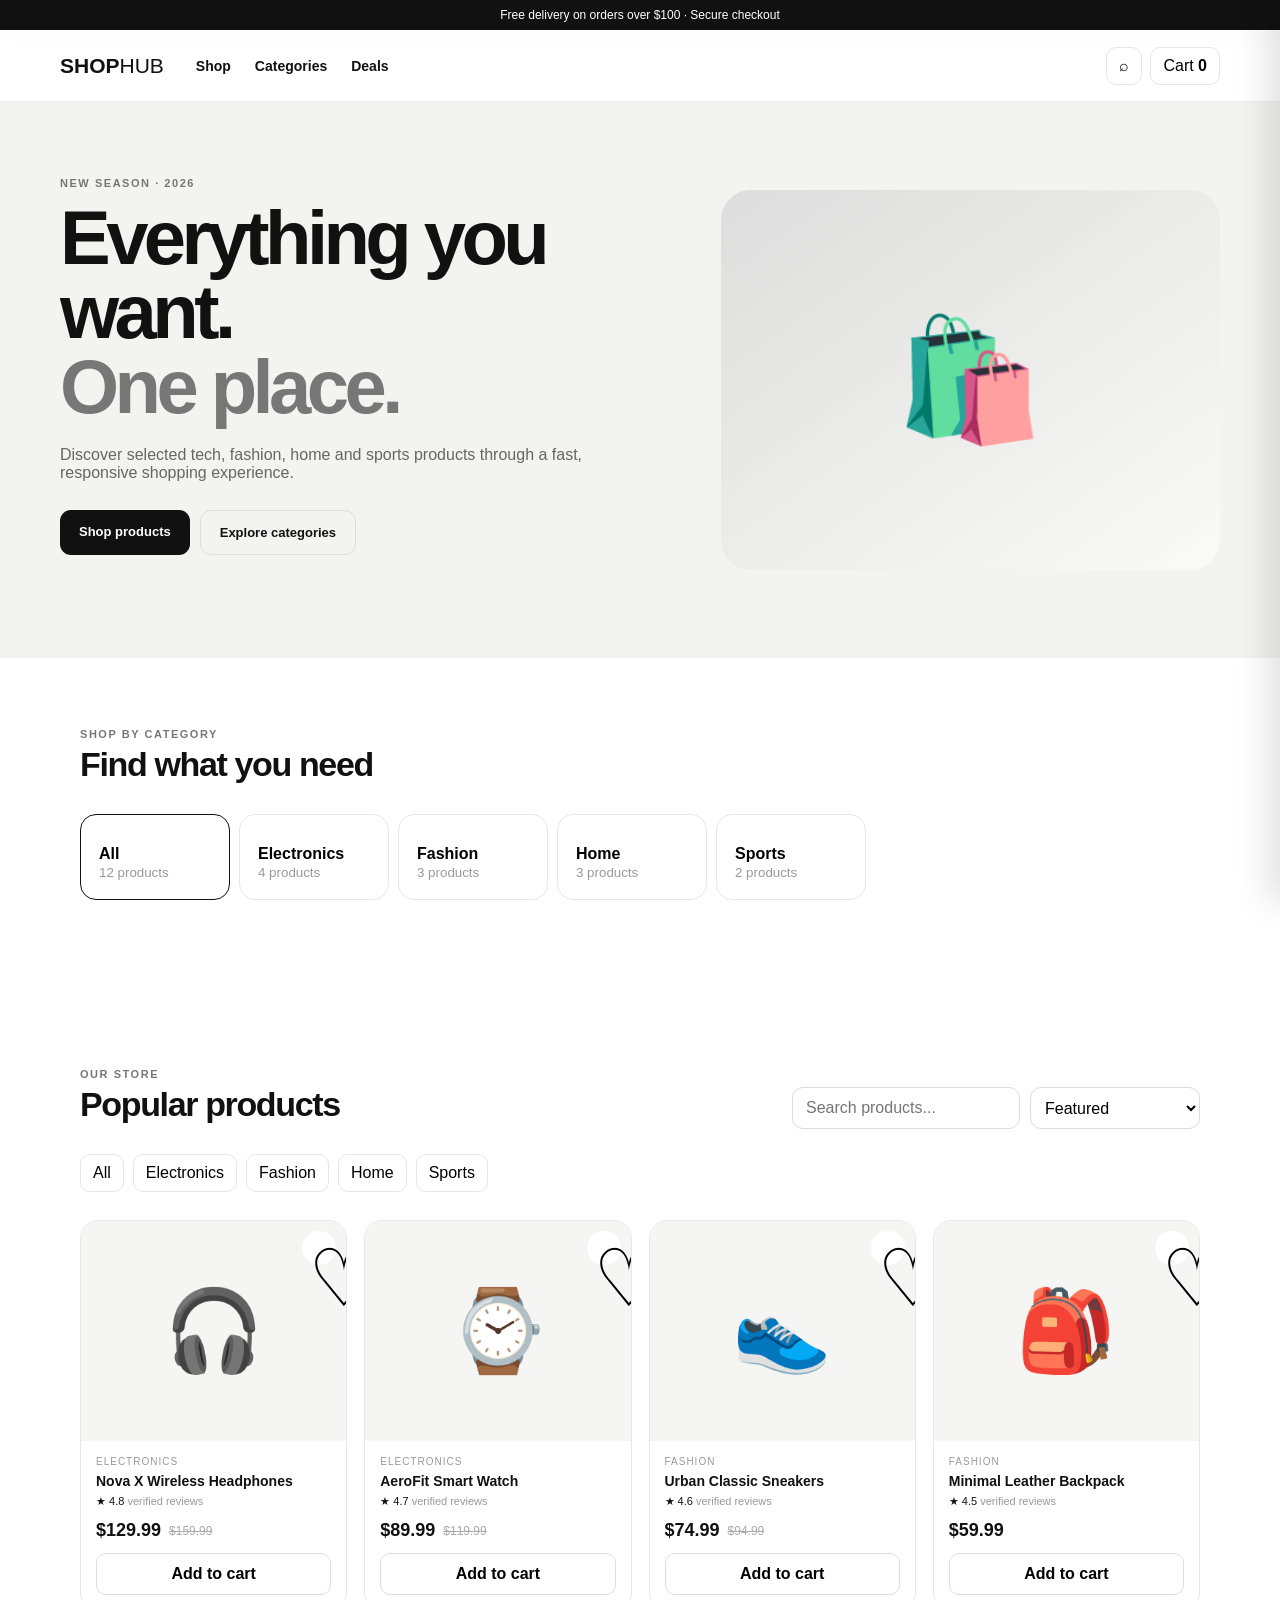
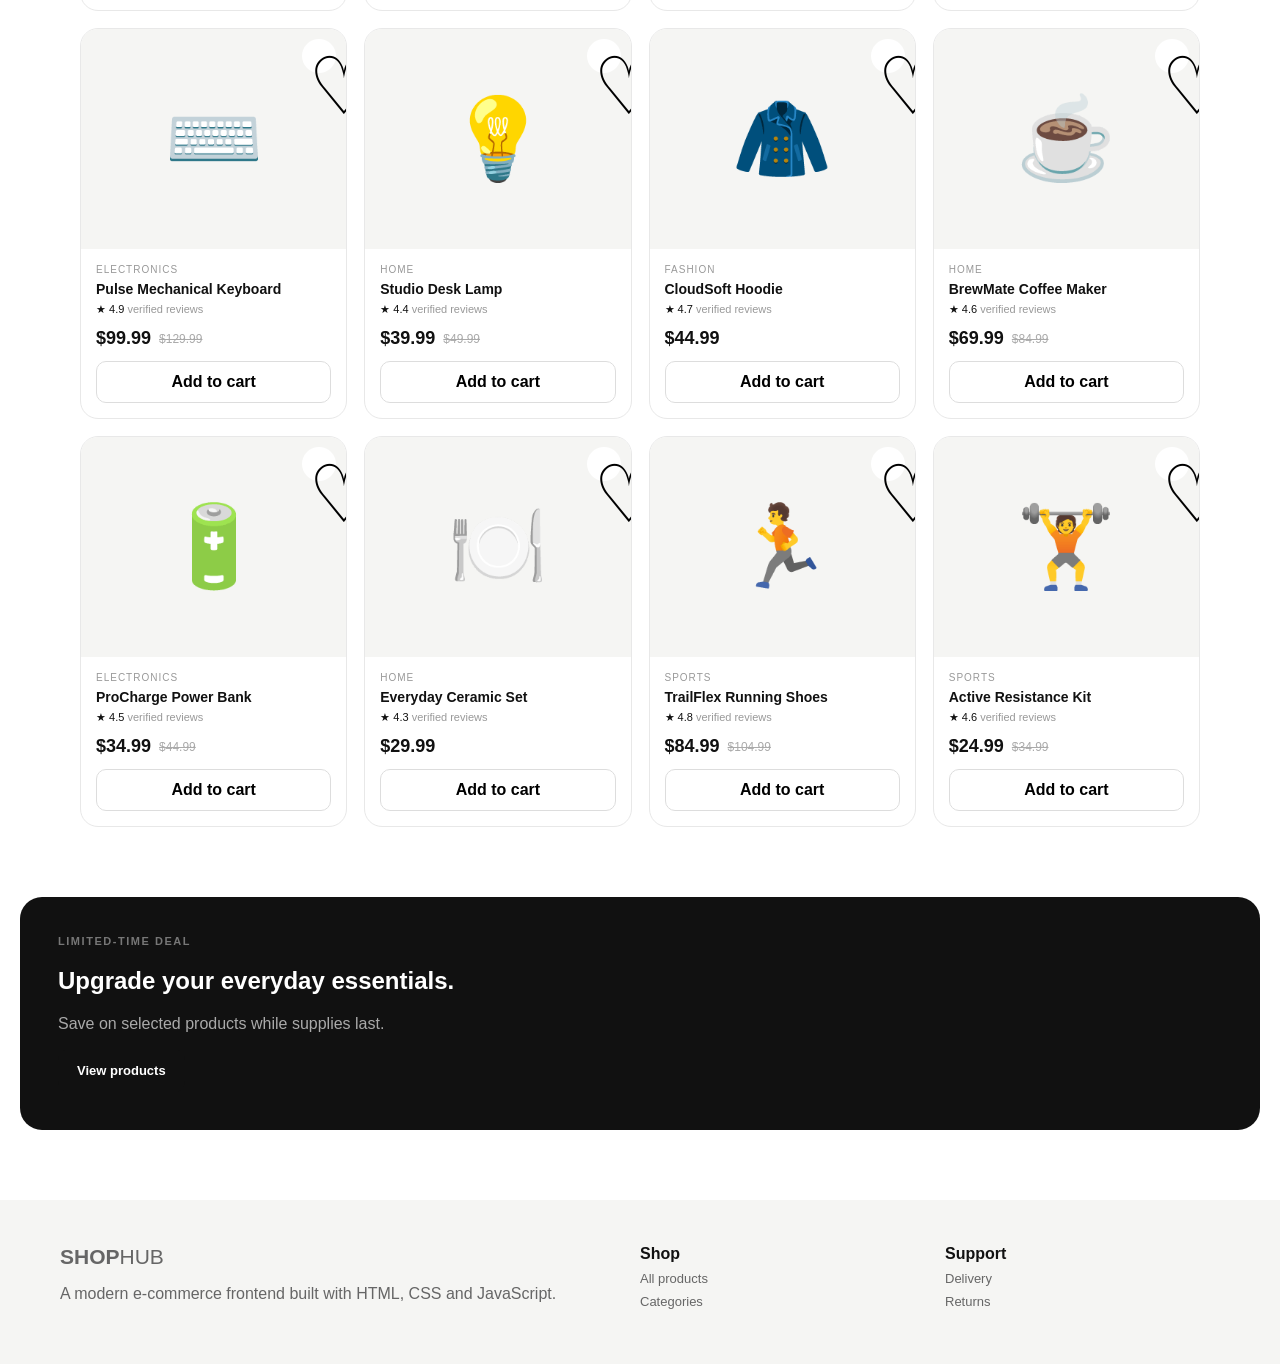
<file: index.html>
<!doctype html>
<html lang="en"><head><meta charset="UTF-8"><meta name="viewport" content="width=device-width,initial-scale=1"><meta name="description" content="ShopHub modern e-commerce storefront"><title>ShopHub — E-commerce Website</title><link rel="stylesheet" href="style.css"></head><body>
<div class="top">Free delivery on orders over $100 · Secure checkout</div>
<header class="nav"><a class="logo" href="#">SHOP<span>HUB</span></a><nav><a href="#shop">Shop</a><a href="#categories">Categories</a><a href="#deals">Deals</a></nav><div class="actions"><button id="searchBtn">⌕</button><button id="cartBtn">Cart <b id="count">0</b></button></div></header>
<section class="hero"><div><div class="eyebrow">NEW SEASON · 2026</div><h1>Everything you want.<br><span>One place.</span></h1><p>Discover selected tech, fashion, home and sports products through a fast, responsive shopping experience.</p><div class="buttons"><a class="primary" href="#shop">Shop products</a><a class="secondary" href="#categories">Explore categories</a></div></div><div class="hero-card"><div>🛍️</div></div></section>
<section class="wrap" id="categories"><div class="heading"><div><div class="eyebrow">SHOP BY CATEGORY</div><h2>Find what you need</h2></div></div><div class="categories" id="cats"></div></section>
<section class="wrap" id="shop"><div class="heading"><div><div class="eyebrow">OUR STORE</div><h2>Popular products</h2></div><div class="toolbar"><input class="search" id="search" placeholder="Search products..."><select class="sort" id="sort"><option value="featured">Featured</option><option value="low">Price: Low to high</option><option value="high">Price: High to low</option><option value="rating">Top rated</option></select></div></div><div class="filters" id="filters"></div><div class="products" id="products"></div></section>
<section class="deal" id="deals"><div class="eyebrow">LIMITED-TIME DEAL</div><h2>Upgrade your everyday essentials.</h2><p>Save on selected products while supplies last.</p><a class="primary" href="#shop">View products</a></section>
<div class="overlay" id="overlay"></div><aside class="drawer" id="drawer"><header><div><div class="eyebrow">YOUR ORDER</div><h2>Shopping cart</h2></div><button class="close" id="close">×</button></header><div class="items" id="items"></div><div class="foot"><div style="display:flex;justify-content:space-between"><span>Subtotal</span><strong id="total">$0.00</strong></div><p style="font-size:11px;color:#999">Shipping and taxes calculated at checkout.</p><button class="primary" id="checkout">Continue to checkout</button></div></aside>
<footer><div class="footgrid"><div><div class="logo">SHOP<span>HUB</span></div><p>A modern e-commerce frontend built with HTML, CSS and JavaScript.</p></div><div><strong>Shop</strong><a href="#shop">All products</a><a href="#categories">Categories</a></div><div><strong>Support</strong><a href="#">Delivery</a><a href="#">Returns</a></div></div></footer>
<script src="script.js" defer></script></body></html>
</file>
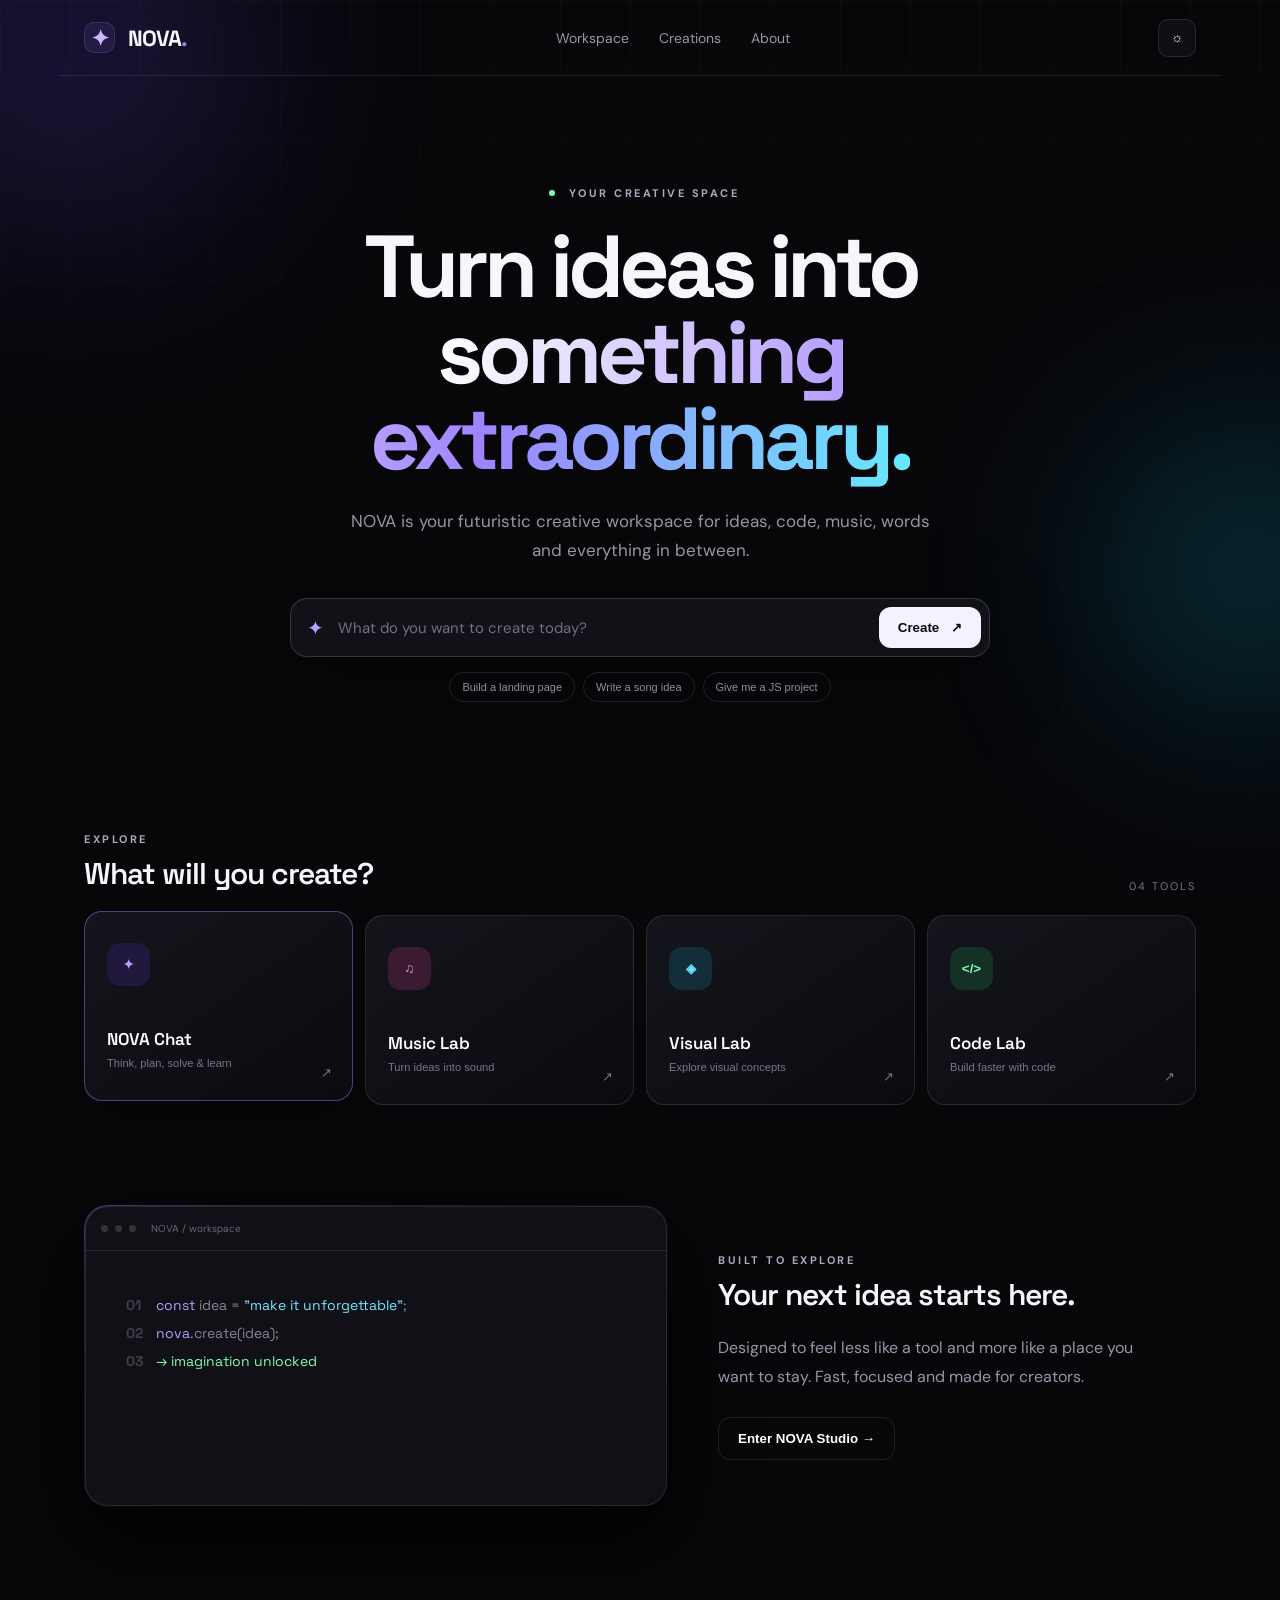
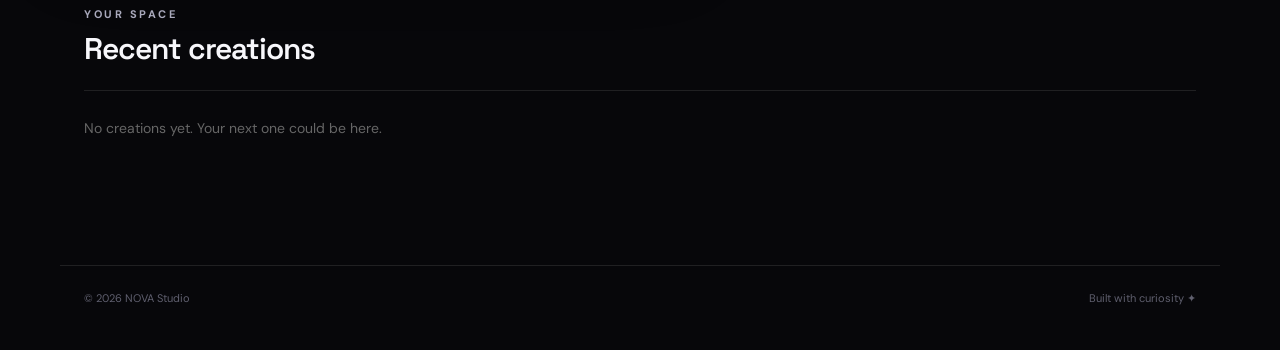
<file: nova-studio/index.html>
<!DOCTYPE html>
<html lang="en">
<head>
  <meta charset="UTF-8">
  <meta name="viewport" content="width=device-width, initial-scale=1.0">
  <meta name="description" content="NOVA Studio — a futuristic creative workspace.">
  <title>NOVA Studio — Create Without Limits</title>
  <link rel="stylesheet" href="style.css">
</head>
<body>
  <div class="orb orb-one"></div><div class="orb orb-two"></div>
  <header class="nav">
    <a class="brand" href="#"><span class="brand-mark">✦</span> NOVA<span class="dot">.</span></a>
    <nav><a href="#workspace">Workspace</a><a href="#creations">Creations</a><a href="#about">About</a></nav>
    <button class="icon-btn" id="themeBtn" aria-label="Toggle theme">☼</button>
  </header>

  <main>
    <section class="hero" id="workspace">
      <div class="eyebrow"><span></span> YOUR CREATIVE SPACE</div>
      <h1>Turn ideas into<br><em>something extraordinary.</em></h1>
      <p class="hero-copy">NOVA is your futuristic creative workspace for ideas, code, music, words and everything in between.</p>
      <div class="prompt-box">
        <div class="prompt-icon">✦</div>
        <input id="prompt" autocomplete="off" placeholder="What do you want to create today?">
        <button id="createBtn">Create <span>↗</span></button>
      </div>
      <div class="suggestions">
        <button data-prompt="Build me a landing page">Build a landing page</button>
        <button data-prompt="Write a song idea">Write a song idea</button>
        <button data-prompt="Give me a JavaScript project">Give me a JS project</button>
      </div>
    </section>

    <section class="tools" id="creations">
      <div class="section-head"><div><span class="eyebrow small">EXPLORE</span><h2>What will you create?</h2></div><span class="counter">04 TOOLS</span></div>
      <div class="tool-grid">
        <button class="tool-card active" data-tool="NOVA Chat"><span class="tool-icon violet">✦</span><strong>NOVA Chat</strong><small>Think, plan, solve & learn</small><span class="arrow">↗</span></button>
        <button class="tool-card" data-tool="Music Lab"><span class="tool-icon pink">♫</span><strong>Music Lab</strong><small>Turn ideas into sound</small><span class="arrow">↗</span></button>
        <button class="tool-card" data-tool="Visual Lab"><span class="tool-icon blue">◈</span><strong>Visual Lab</strong><small>Explore visual concepts</small><span class="arrow">↗</span></button>
        <button class="tool-card" data-tool="Code Lab"><span class="tool-icon green">&lt;/&gt;</span><strong>Code Lab</strong><small>Build faster with code</small><span class="arrow">↗</span></button>
      </div>
    </section>

    <section class="showcase" id="about">
      <div class="showcase-card">
        <div class="mini-window"><div class="window-top"><i></i><i></i><i></i><span>NOVA / workspace</span></div>
          <div class="code-lines"><b>01</b><span>const</span> idea = <mark>"make it unforgettable"</mark>;<br><b>02</b><span>nova</span>.create(idea);<br><b>03</b><span class="soft">→ imagination unlocked</span></div>
        </div>
      </div>
      <div class="showcase-copy"><span class="eyebrow small">BUILT TO EXPLORE</span><h2>Your next idea starts here.</h2><p>Designed to feel less like a tool and more like a place you want to stay. Fast, focused and made for creators.</p><button class="outline-btn" id="startBtn">Enter NOVA Studio <span>→</span></button></div>
    </section>

    <section class="recent">
      <div class="section-head"><div><span class="eyebrow small">YOUR SPACE</span><h2>Recent creations</h2></div></div>
      <div id="recentList" class="recent-list"><div class="empty">No creations yet. Your next one could be here.</div></div>
    </section>
  </main>

  <footer><span>© 2026 NOVA Studio</span><span>Built with curiosity ✦</span></footer>
  <div class="toast" id="toast"></div>
  <script src="script.js"></script>
</body>
</html>
</file>
<file: style.css>
*{box-sizing:border-box}body{margin:0;font-family:Inter,Arial,sans-serif;color:#111;background:#fff}a{text-decoration:none;color:inherit}button,input,select{font:inherit}.top{background:#111;color:#fff;text-align:center;padding:8px;font-size:12px}.nav{height:72px;border-bottom:1px solid #eee;display:flex;align-items:center;gap:32px;padding:0 max(20px,calc((100% - 1160px)/2));position:sticky;top:0;background:#fffc;backdrop-filter:blur(12px);z-index:5}.logo{font-size:21px;font-weight:800}.logo span{font-weight:400}nav{display:flex;gap:24px;font-size:14px;font-weight:600}.actions{margin-left:auto;display:flex;gap:8px}.actions button,.chip{border:1px solid #e5e5e5;background:#fff;border-radius:10px;padding:9px 12px;cursor:pointer}.actions button:hover,.chip:hover{background:#111;color:#fff}.hero{background:#f3f3f0;padding:75px max(20px,calc((100% - 1160px)/2));display:grid;grid-template-columns:1.1fr .9fr;gap:50px;align-items:center}.eyebrow{font-size:11px;font-weight:800;letter-spacing:.14em;color:#777}.hero h1{font-size:clamp(45px,6vw,76px);line-height:.98;letter-spacing:-.06em;margin:12px 0 22px}.hero h1 span{color:#777}.hero p{color:#666;max-width:580px}.buttons{display:flex;gap:10px;margin:28px 0}.primary,.secondary{display:inline-block;padding:14px 19px;border-radius:11px;font-weight:700;font-size:13px}.primary{background:#111;color:#fff}.secondary{border:1px solid #ddd}.hero-card{min-height:380px;border-radius:30px;background:linear-gradient(145deg,#ddd,#fafaf8);display:grid;place-items:center;text-align:center}.hero-card div{font-size:120px}.wrap{max-width:1160px;margin:auto;padding:70px 20px}.heading{display:flex;justify-content:space-between;align-items:end;margin-bottom:25px}.heading h2{font-size:34px;letter-spacing:-.04em;margin:5px 0}.categories,.filters{display:flex;gap:9px;overflow:auto;margin-bottom:28px}.category{min-width:150px;text-align:left;padding:18px;border:1px solid #e7e7e7;border-radius:16px;background:#fff;cursor:pointer}.category.active{border-color:#111}.category b{display:block;margin-top:12px}.category small{color:#999}.toolbar{display:flex;gap:10px}.search{border:1px solid #ddd;border-radius:11px;padding:11px 13px;min-width:220px;outline:0}.sort{border:1px solid #ddd;border-radius:11px;padding:0 10px;background:#fff}.products{display:grid;grid-template-columns:repeat(4,1fr);gap:17px}.card{border:1px solid #e8e8e8;border-radius:18px;overflow:hidden;transition:.2s}.card:hover{transform:translateY(-3px);box-shadow:0 15px 35px #0000000d}.visual{height:220px;background:#f5f5f3;display:grid;place-items:center;font-size:80px;position:relative}.visual button{position:absolute;right:10px;top:10px;border:0;background:#fff;border-radius:50%;width:34px;height:34px;cursor:pointer}.info{padding:15px}.cat{font-size:10px;color:#999;text-transform:uppercase;letter-spacing:.1em}.info h3{font-size:14px;margin:6px 0}.rating{font-size:11px}.rating span{color:#999}.price{display:flex;gap:8px;align-items:center;margin:12px 0}.price strong{font-size:18px}.price del{color:#aaa;font-size:12px}.add{width:100%;padding:11px;border:1px solid #ddd;background:#fff;border-radius:10px;font-weight:700;cursor:pointer}.add:hover{background:#111;color:#fff}.deal{background:#111;color:#fff;border-radius:22px;padding:38px;margin:0 20px 70px}.deal p{color:#aaa}.drawer{position:fixed;right:-440px;top:0;width:min(440px,100%);height:100%;background:#fff;z-index:10;transition:.3s;display:flex;flex-direction:column;box-shadow:-10px 0 35px #0002}.drawer.open{right:0}.drawer header{padding:22px;border-bottom:1px solid #eee;display:flex;justify-content:space-between}.close{border:0;background:none;font-size:28px;cursor:pointer}.items{padding:20px;overflow:auto;flex:1}.item{display:flex;gap:12px;padding:13px 0;border-bottom:1px solid #eee}.thumb{width:65px;height:65px;background:#f3f3f1;border-radius:10px;display:grid;place-items:center;font-size:30px}.item small{display:block;color:#777}.qty{margin-top:7px;display:flex;gap:7px;align-items:center}.qty button{border:1px solid #ddd;background:#fff;border-radius:6px;width:26px;height:26px}.foot{padding:20px;border-top:1px solid #eee}.foot .primary{border:0;width:100%;cursor:pointer}.overlay{display:none;position:fixed;inset:0;background:#0006;z-index:9}.overlay.show{display:block}footer{background:#f5f5f3;padding:45px 20px;color:#666}footer .footgrid{max-width:1160px;margin:auto;display:grid;grid-template-columns:2fr 1fr 1fr;gap:30px}footer strong{color:#111}footer a{display:block;margin-top:8px;font-size:13px}.empty{text-align:center;padding:50px;color:#777}
@media(max-width:900px){.products{grid-template-columns:repeat(3,1fr)}.hero{grid-template-columns:1fr}.hero-card{min-height:280px}}@media(max-width:650px){nav{display:none}.nav{padding:0 14px}.hero{padding:55px 20px}.products{grid-template-columns:repeat(2,1fr);gap:10px}.visual{height:175px}.toolbar{flex-direction:column}.search,.sort{height:43px}.heading{display:block}.hero h1{font-size:48px}footer .footgrid{grid-template-columns:1fr 1fr}.category{min-width:135px}}
</file>
<file: nova-studio/style.css>
@import url('https://fonts.googleapis.com/css2?family=DM+Sans:wght@400;500;600;700&family=Space+Grotesk:wght@500;600;700&display=swap');
:root{--bg:#07070a;--panel:rgba(18,18,25,.72);--text:#f7f7fb;--muted:#9696a7;--line:rgba(255,255,255,.1);--accent:#9b7cff;--accent2:#5ee7ff}
*{box-sizing:border-box}html{scroll-behavior:smooth}body{margin:0;background:var(--bg);color:var(--text);font-family:'DM Sans',sans-serif;overflow-x:hidden}body:before{content:"";position:fixed;inset:0;pointer-events:none;background-image:linear-gradient(rgba(255,255,255,.025) 1px,transparent 1px),linear-gradient(90deg,rgba(255,255,255,.025) 1px,transparent 1px);background-size:70px 70px;mask-image:linear-gradient(to bottom,#000,transparent 80%);z-index:-2}.orb{position:fixed;border-radius:50%;filter:blur(100px);opacity:.18;z-index:-1}.orb-one{width:380px;height:380px;background:#744cff;top:-140px;left:-120px}.orb-two{width:300px;height:300px;background:#00d5ff;right:-120px;top:420px}.nav{height:76px;max-width:1160px;margin:auto;padding:0 24px;display:flex;align-items:center;justify-content:space-between;border-bottom:1px solid var(--line)}.brand{font:700 22px 'Space Grotesk';color:var(--text);text-decoration:none;letter-spacing:-1px}.brand-mark{display:inline-grid;place-items:center;width:31px;height:31px;margin-right:8px;border:1px solid var(--line);border-radius:10px;color:#c9b8ff;background:rgba(155,124,255,.1)}.dot{color:var(--accent)}nav{display:flex;gap:30px}nav a{color:var(--muted);text-decoration:none;font-size:14px}nav a:hover{color:#fff}.icon-btn{border:1px solid var(--line);background:var(--panel);color:#fff;border-radius:10px;width:38px;height:38px;cursor:pointer}.hero{max-width:960px;margin:0 auto;padding:110px 24px 100px;text-align:center}.eyebrow{font-size:11px;letter-spacing:2.5px;color:#aaaabd;font-weight:700}.eyebrow span{display:inline-block;width:6px;height:6px;border-radius:50%;background:#7fffb4;margin:0 8px 1px}.hero h1{font:700 clamp(48px,8vw,88px)/.98 'Space Grotesk';letter-spacing:-5px;margin:24px 0}.hero h1 em{font-style:normal;background:linear-gradient(90deg,#fff,#9f83ff 55%,#67e9ff);-webkit-background-clip:text;color:transparent}.hero-copy{max-width:600px;margin:0 auto 34px;color:var(--muted);font-size:17px;line-height:1.7}.prompt-box{display:flex;align-items:center;gap:12px;max-width:700px;margin:auto;padding:8px 8px 8px 16px;border:1px solid rgba(255,255,255,.15);background:rgba(20,20,28,.8);border-radius:17px;box-shadow:0 20px 80px rgba(0,0,0,.35)}.prompt-icon{color:#b79fff;font-size:20px}.prompt-box input{min-width:0;flex:1;background:none;border:0;outline:0;color:#fff;font:15px 'DM Sans'}.prompt-box input::placeholder{color:#707083}.prompt-box button,.outline-btn{border:0;border-radius:12px;background:#f4f2ff;color:#09090d;padding:13px 19px;font-weight:700;cursor:pointer}.prompt-box button span{margin-left:8px}.suggestions{display:flex;justify-content:center;gap:8px;flex-wrap:wrap;margin-top:15px}.suggestions button{border:1px solid var(--line);background:transparent;color:#8e8e9e;padding:8px 12px;border-radius:99px;font-size:11px;cursor:pointer}.suggestions button:hover{border-color:#55536b;color:#fff}.tools,.recent{max-width:1160px;margin:auto;padding:30px 24px 100px}.section-head{display:flex;align-items:end;justify-content:space-between;margin-bottom:22px}.small{display:block;margin-bottom:8px}.section-head h2,.showcase h2{font:600 30px 'Space Grotesk';margin:0;letter-spacing:-1px}.counter{font-size:11px;color:#77778a;letter-spacing:2px}.tool-grid{display:grid;grid-template-columns:repeat(4,1fr);gap:12px}.tool-card{position:relative;text-align:left;min-height:190px;padding:22px;border:1px solid var(--line);background:linear-gradient(145deg,rgba(24,24,33,.8),rgba(12,12,17,.8));border-radius:18px;color:#fff;cursor:pointer;transition:.25s}.tool-card:hover,.tool-card.active{transform:translateY(-4px);border-color:rgba(155,124,255,.45);box-shadow:0 20px 50px rgba(0,0,0,.25)}.tool-icon{display:grid;place-items:center;width:43px;height:43px;border-radius:13px;margin-bottom:42px;font-weight:700}.violet{background:#20183d;color:#b99eff}.pink{background:#3b1b31;color:#ff8bc3}.blue{background:#132d3a;color:#69e8ff}.green{background:#153126;color:#7fffb4}.tool-card strong{display:block;font:600 17px 'Space Grotesk';margin-bottom:5px}.tool-card small{color:#777788}.arrow{position:absolute;right:20px;bottom:20px;color:#777}.showcase{max-width:1160px;margin:0 auto 90px;padding:0 24px;display:grid;grid-template-columns:1.1fr .9fr;gap:50px;align-items:center}.showcase-card{padding:1px;border-radius:24px;background:linear-gradient(140deg,rgba(155,124,255,.5),rgba(94,231,255,.08),transparent)}.mini-window{border-radius:23px;background:#101016;border:1px solid var(--line);overflow:hidden;min-height:300px;box-shadow:0 30px 80px #000}.window-top{height:44px;border-bottom:1px solid var(--line);display:flex;align-items:center;gap:7px;padding:0 15px;color:#686879;font-size:10px}.window-top i{width:7px;height:7px;border-radius:50%;background:#33333d}.window-top span{margin-left:8px}.code-lines{font:14px/2 'Space Grotesk';padding:40px;color:#858594}.code-lines b{display:inline-block;width:30px;color:#3f3f4a}.code-lines span{color:#b99eff}.code-lines mark{background:none;color:#73e7ff}.code-lines .soft{color:#7fffb4}.showcase-copy p{color:var(--muted);line-height:1.8;max-width:430px;margin:20px 0 25px}.outline-btn{background:transparent;color:#fff;border:1px solid var(--line)}.outline-btn:hover{background:#fff;color:#000}.recent{padding-top:10px}.recent-list{border-top:1px solid var(--line)}.recent-item{display:flex;justify-content:space-between;align-items:center;padding:18px 0;border-bottom:1px solid var(--line)}.recent-item span{color:#888;font-size:13px}.empty{padding:28px 0;color:#666;font-size:14px}footer{max-width:1160px;margin:auto;padding:25px 24px 45px;border-top:1px solid var(--line);display:flex;justify-content:space-between;color:#5f5f6e;font-size:11px}.toast{position:fixed;bottom:25px;left:50%;transform:translate(-50%,20px);opacity:0;padding:12px 17px;background:#fff;color:#08080b;border-radius:12px;font-size:13px;font-weight:700;transition:.25s;pointer-events:none}.toast.show{opacity:1;transform:translate(-50%,0)}body.light{--bg:#f5f5f8;--panel:rgba(255,255,255,.8);--text:#111118;--muted:#60606e;--line:rgba(0,0,0,.1)}body.light:before{opacity:.5}.light .prompt-box,.light .tool-card{background:rgba(255,255,255,.75)}body.light .prompt-box input{color:#111}body.light .mini-window{background:#fff}.light .code-lines{color:#555}.light .icon-btn{color:#111}@media(max-width:800px){nav{display:none}.hero{padding-top:75px}.hero h1{letter-spacing:-3px}.tool-grid{grid-template-columns:1fr 1fr}.showcase{grid-template-columns:1fr;gap:30px}.showcase-copy{order:-1}}@media(max-width:520px){.hero{padding-left:16px;padding-right:16px}.prompt-box{padding:7px}.prompt-box button{padding:12px}.tool-grid{grid-template-columns:1fr}.tools,.recent,.showcase{padding-left:16px;padding-right:16px}.hero h1{font-size:48px}.showcase{margin-bottom:55px}footer{margin:0 16px;padding-left:0;padding-right:0}.section-head h2{font-size:25px}}
</file>
